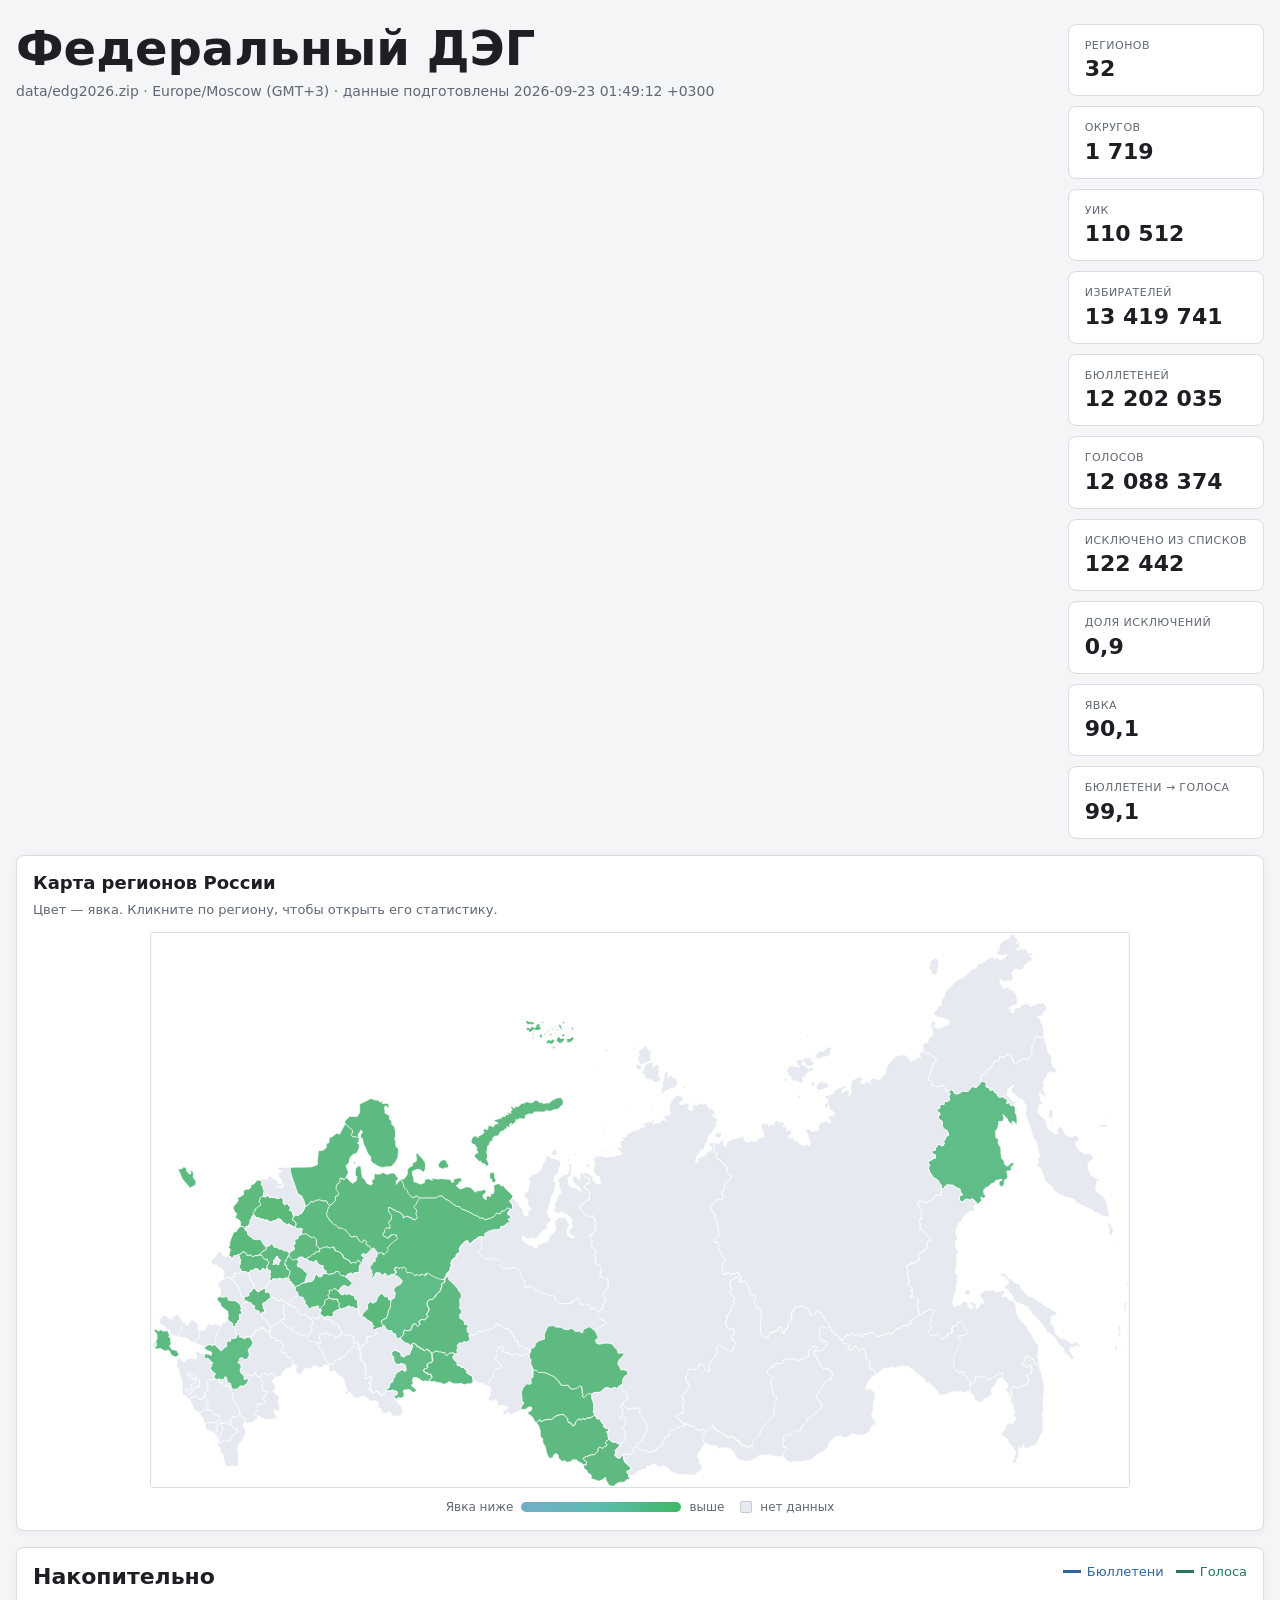
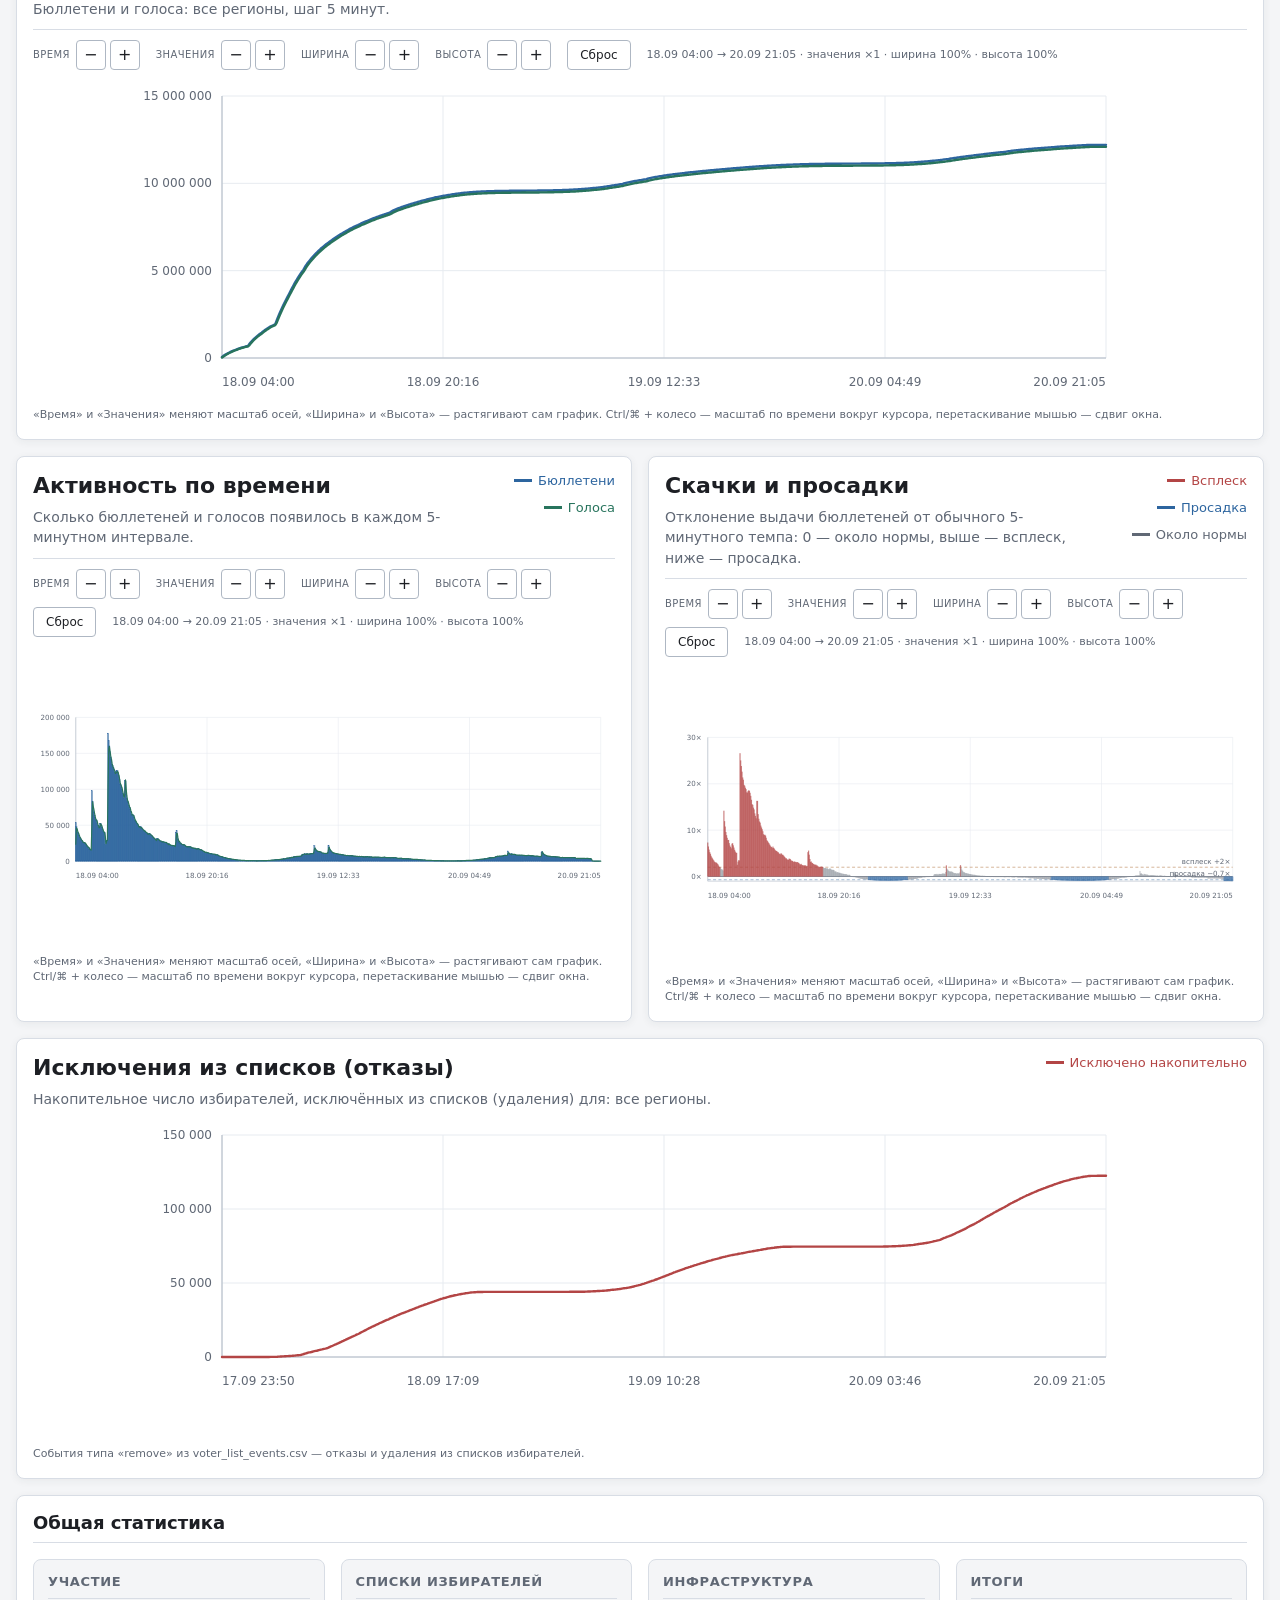
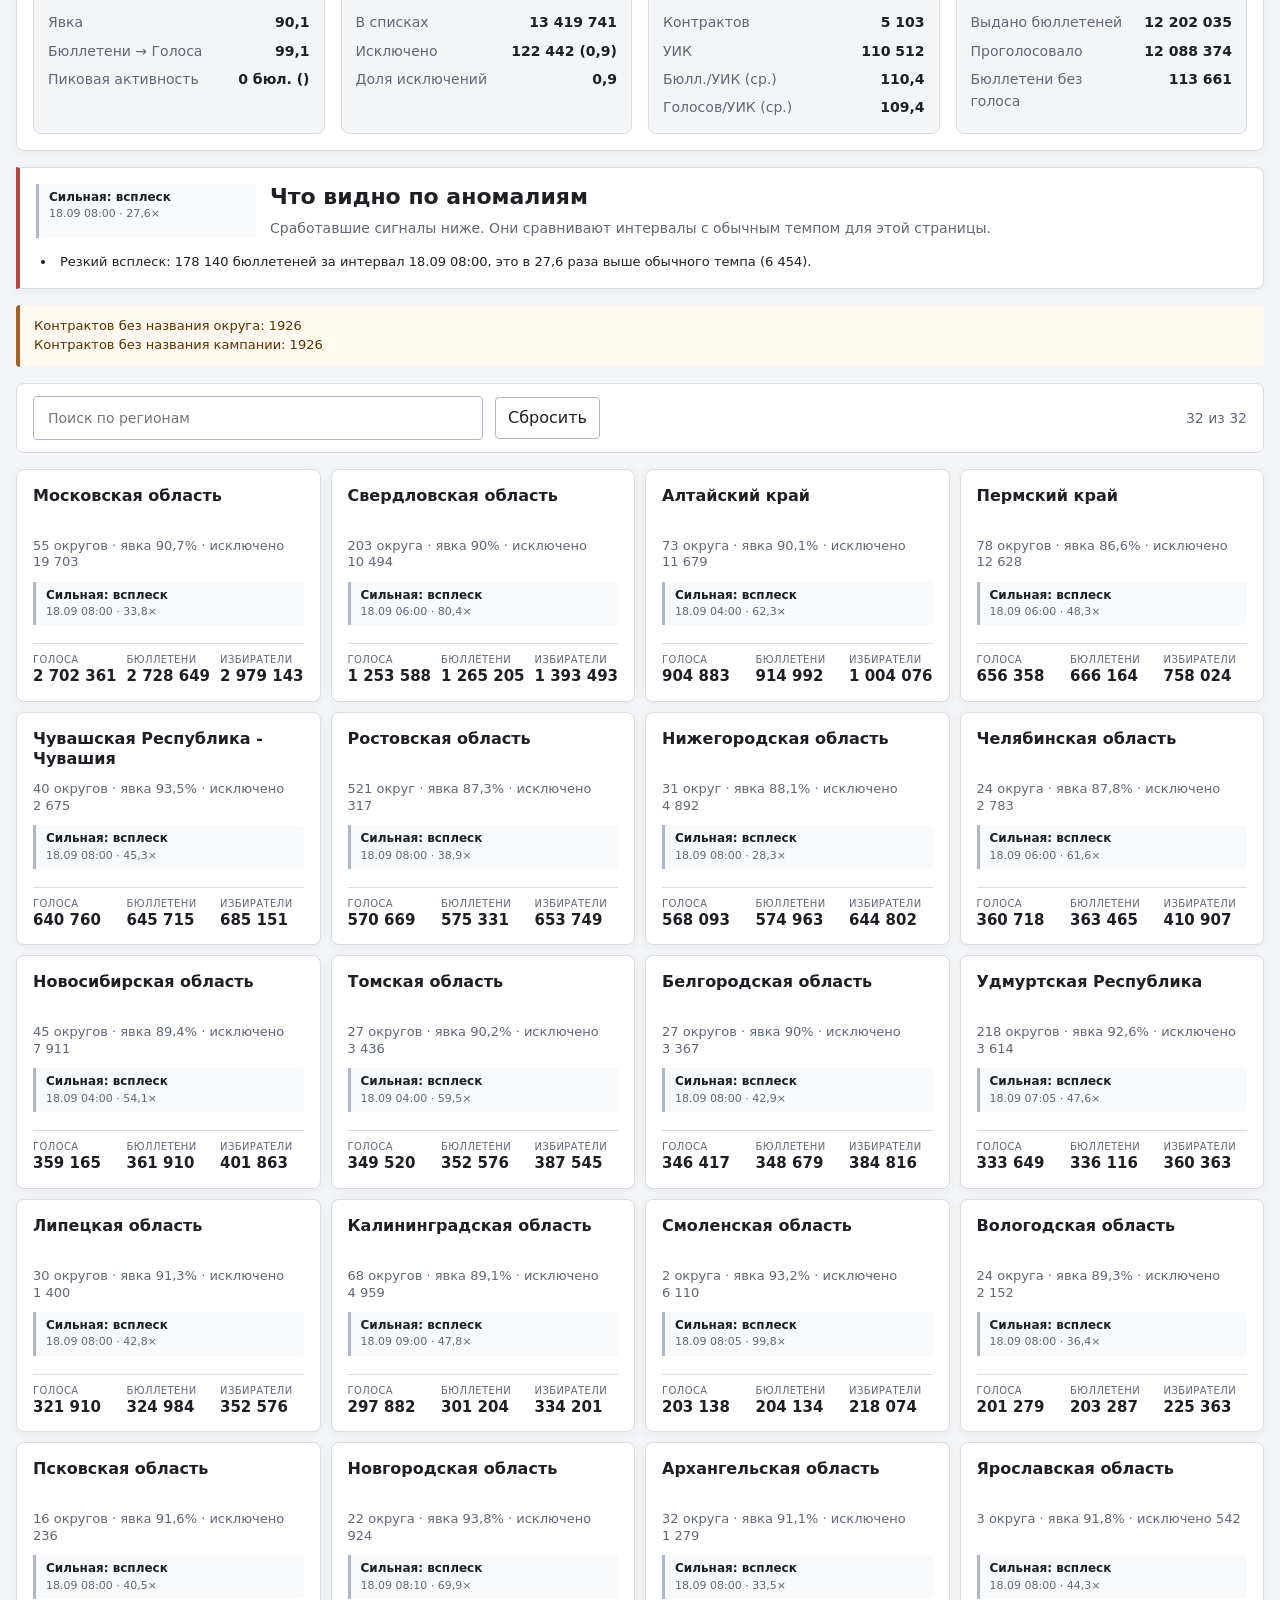
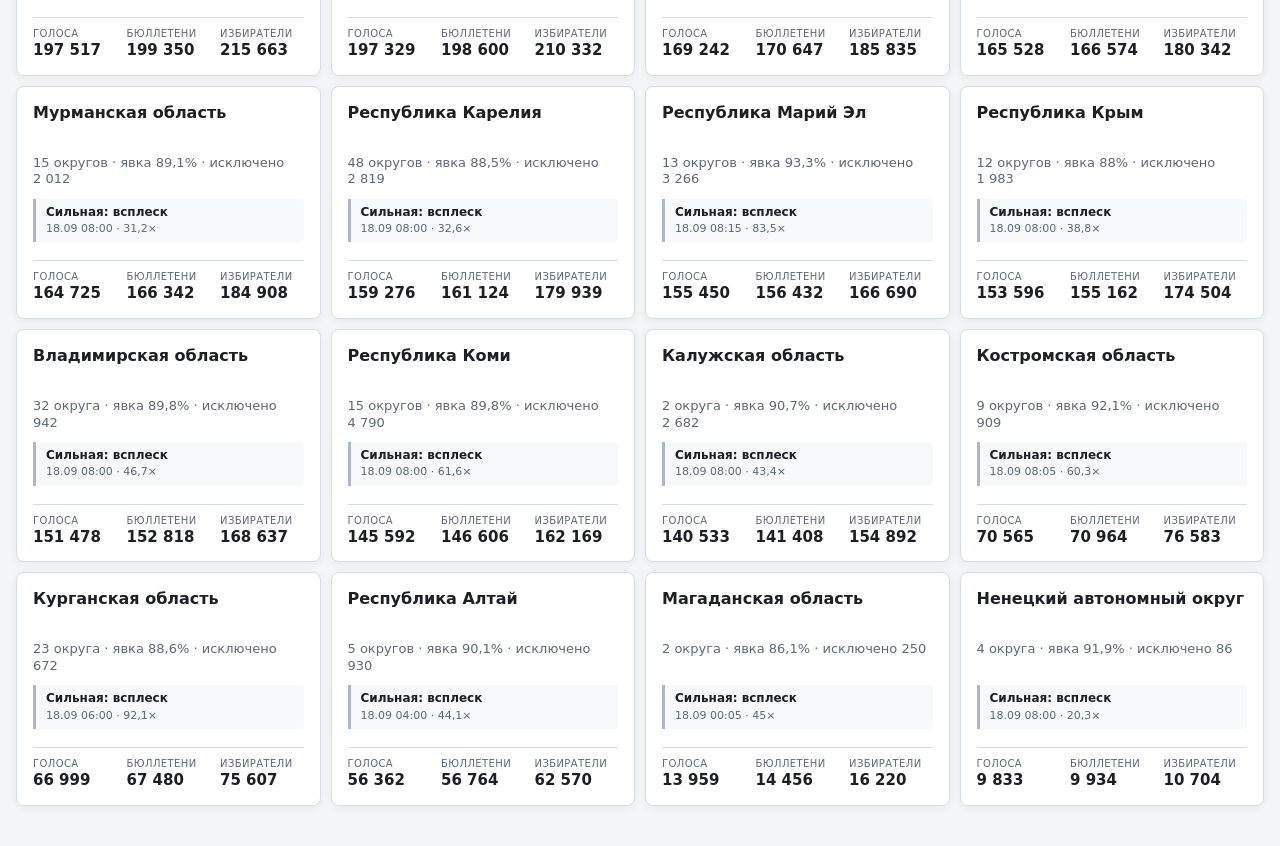
<file: site/index.html>
<!doctype html>
<html lang="ru">
  <head>
    <meta charset="utf-8" />
    <meta name="viewport" content="width=device-width, initial-scale=1" />
    <title>Федеральный ДЭГ: графики</title>
    <link rel="stylesheet" href="styles.css" />
  </head>
  <body>
    <main class="shell">
      <div id="app" class="app" aria-live="polite">
        <p class="loading">Загружаю данные...</p>
      </div>
    </main>
    <!-- Russia map SVG will be injected here -->
    <script src="app.js"></script>
  </body>
</html>
</file>
<file: site/styles.css>
:root {
  color-scheme: light;
  --bg: #f4f5f7;
  --panel: #ffffff;
  --text: #1d1f24;
  --muted: #606875;
  --line: #d8dde5;
  --line-strong: #aeb7c3;
  --blue: #2d659f;
  --green: #28745d;
  --indigo: #4d5f9d;
  --amber: #a85f1f;
  --red: #b34545;
  --shadow: 0 8px 22px rgba(35, 43, 55, 0.08);
  --shadow-sm: 0 2px 8px rgba(35, 43, 55, 0.06);
  --shadow-lg: 0 12px 32px rgba(35, 43, 55, 0.1);
  --radius: 8px;
  --radius-sm: 4px;
  --map-region-fill: #e8eef5;
  --map-region-stroke: #aeb7c3;
  --map-region-hover: #2d659f;
  --map-region-has-data: #d0e0f0;
  --map-region-selected: #28745d;
}

* {
  box-sizing: border-box;
}

body {
  margin: 0;
  background: var(--bg);
  color: var(--text);
  font-family:
    Inter, "Segoe UI", system-ui, -apple-system, BlinkMacSystemFont, "Helvetica Neue", Arial, sans-serif;
}

button,
input {
  font: inherit;
}

.shell {
  width: min(1440px, calc(100% - 32px));
  margin: 0 auto;
  padding: 24px 0 40px;
}

.app {
  display: grid;
  gap: 16px;
}

.topline {
  display: grid;
  grid-template-columns: minmax(0, 1fr) auto;
  gap: 16px;
  align-items: start;
}

.title-block {
  min-width: 0;
}

h1,
h2,
h3,
p {
  margin: 0;
}

h1 {
  font-size: clamp(28px, 4vw, 48px);
  line-height: 1.02;
  font-weight: 760;
  letter-spacing: 0;
}

h2 {
  font-size: 22px;
  line-height: 1.2;
  font-weight: 720;
  letter-spacing: 0;
}

h3 {
  font-size: 16px;
  line-height: 1.25;
  font-weight: 720;
  letter-spacing: 0;
}

.meta {
  color: var(--muted);
  font-size: 14px;
  line-height: 1.45;
  margin-top: 8px;
}

.breadcrumbs {
  display: flex;
  flex-wrap: wrap;
  gap: 8px;
  align-items: center;
  color: var(--muted);
  font-size: 14px;
}

.breadcrumbs a,
.link-button {
  color: var(--blue);
  text-decoration: none;
}

.breadcrumbs a:hover,
.link-button:hover {
  text-decoration: underline;
}

.panel {
  background: var(--panel);
  border: 1px solid var(--line);
  border-radius: 4px;
  box-shadow: var(--shadow);
}

.summary-grid {
  display: grid;
  grid-template-columns: repeat(5, minmax(130px, 1fr));
  gap: 8px;
}

.summary-card {
  min-width: 0;
  padding: 12px 14px;
  border: 1px solid var(--line);
  background: var(--panel);
  border-radius: 4px;
}

.summary-card span {
  display: block;
  color: var(--muted);
  font-size: 12px;
  line-height: 1.3;
}

.summary-card strong {
  display: block;
  margin-top: 3px;
  font-size: 20px;
  line-height: 1.1;
  font-variant-numeric: tabular-nums;
}

.chart-panel {
  padding: 16px;
}

.charts-layout {
  display: grid;
  grid-template-columns: repeat(2, minmax(0, 1fr));
  gap: 16px;
}

.chart-panel-wide {
  grid-column: 1 / -1;
}

.chart-panel-compact {
  min-width: 0;
}

.chart-head {
  display: flex;
  justify-content: space-between;
  gap: 16px;
  align-items: start;
  margin-bottom: 8px;
}

.legend {
  display: flex;
  flex-wrap: wrap;
  gap: 12px;
  justify-content: flex-end;
  color: var(--muted);
  font-size: 13px;
}

.legend-item {
  display: inline-flex;
  gap: 6px;
  align-items: center;
}

.legend-swatch {
  width: 18px;
  height: 3px;
  background: currentColor;
}

.chart-wrap {
  position: relative;
  width: 100%;
  min-height: 320px;
}

.chart-wrap-compact {
  min-height: 300px;
}

.chart-controls {
  display: flex;
  flex-wrap: wrap;
  gap: 8px 16px;
  align-items: center;
  margin-bottom: 10px;
  padding-top: 10px;
  border-top: 1px solid var(--line);
}

.control-group {
  display: inline-flex;
  gap: 4px;
  align-items: center;
}

.control-label {
  margin-right: 2px;
  color: var(--muted);
  font-size: 11px;
  line-height: 1.2;
  letter-spacing: 0.04em;
  text-transform: uppercase;
}

.icon-button {
  display: inline-flex;
  align-items: center;
  justify-content: center;
  width: 28px;
  height: 28px;
  padding: 0;
  border: 1px solid var(--line-strong);
  border-radius: 4px;
  background: #fff;
  color: var(--text);
  font-size: 15px;
  line-height: 1;
  cursor: pointer;
}

.icon-button:hover:not(:disabled) {
  border-color: var(--blue);
  color: var(--blue);
}

.icon-button:focus-visible {
  border-color: var(--blue);
  outline: 2px solid rgba(45, 101, 159, 0.18);
}

.icon-button:disabled {
  border-color: var(--line);
  color: var(--line-strong);
  cursor: default;
}

.chart-reset {
  min-height: 28px;
  padding: 0 10px;
  font-size: 13px;
}

.chart-status {
  color: var(--muted);
  font-size: 12px;
  font-variant-numeric: tabular-nums;
  line-height: 1.3;
}

.chart-hint {
  margin-top: 8px;
  color: var(--muted);
  font-size: 12px;
  line-height: 1.35;
}

.chart-scroller {
  position: relative;
  overflow-x: auto;
  overflow-y: hidden;
}

.chart-wrap.is-dragging,
.chart-wrap.is-dragging .chart-hitbox {
  cursor: grabbing;
}

.chart {
  display: block;
  width: 100%;
  height: 320px;
  overflow: visible;
}

.chart-compact {
  height: 300px;
}

.axis-label,
.tick-label {
  fill: var(--muted);
  font-size: 12px;
}

.grid-line {
  stroke: #e7ebf0;
  stroke-width: 1;
}

.axis-line {
  stroke: var(--line-strong);
  stroke-width: 1;
}

.chart-hitbox {
  cursor: grab;
  touch-action: none;
}

.series-ballots {
  fill: none;
  stroke: var(--blue);
  stroke-linecap: round;
  stroke-linejoin: round;
  stroke-width: 2.4;
}

.series-votes {
  fill: none;
  stroke: var(--green);
  stroke-linecap: round;
  stroke-linejoin: round;
  stroke-width: 2.4;
}

.series-activity-votes {
  stroke-width: 2;
}

.bar-ballots {
  fill: rgba(45, 101, 159, 0.7);
  stroke: var(--blue);
  stroke-width: 0.5;
}

.zero-line {
  stroke: #596170;
  stroke-width: 1;
}

.deviation-bar {
  opacity: 0.82;
}

.bar-normal {
  fill: rgba(96, 104, 117, 0.42);
}

.bar-spike {
  fill: rgba(179, 69, 69, 0.82);
}

.bar-drop {
  fill: rgba(45, 101, 159, 0.72);
}

.threshold-line {
  stroke: var(--amber);
  stroke-dasharray: 5 4;
  stroke-width: 1;
  opacity: 0.75;
}

.threshold-drop {
  stroke: var(--blue);
}

.threshold-label {
  fill: var(--muted);
}

.hover-line {
  stroke: var(--amber);
  stroke-width: 1;
  stroke-dasharray: 4 4;
  opacity: 0;
}

.tooltip {
  position: absolute;
  z-index: 2;
  display: none;
  min-width: 170px;
  padding: 8px 10px;
  border: 1px solid var(--line-strong);
  border-radius: 4px;
  background: #fff;
  box-shadow: var(--shadow);
  color: var(--text);
  font-size: 13px;
  line-height: 1.35;
  pointer-events: none;
}

.toolbar {
  display: grid;
  grid-template-columns: minmax(220px, 420px) auto minmax(0, 1fr);
  gap: 10px;
  align-items: center;
}

.search {
  width: 100%;
  min-height: 42px;
  padding: 0 12px;
  border: 1px solid var(--line-strong);
  border-radius: 4px;
  background: var(--panel);
  color: var(--text);
}

.search:focus {
  border-color: var(--blue);
  outline: 2px solid rgba(45, 101, 159, 0.18);
}

.plain-button {
  min-height: 42px;
  padding: 0 12px;
  border: 1px solid var(--line-strong);
  border-radius: 4px;
  background: #fff;
  color: var(--text);
  cursor: pointer;
}

.plain-button:hover {
  border-color: var(--blue);
  color: var(--blue);
}

.count-note {
  justify-self: end;
  color: var(--muted);
  font-size: 14px;
}

.cards-grid {
  display: grid;
  grid-template-columns: repeat(auto-fill, minmax(260px, 1fr));
  gap: 10px;
}

.entity-card {
  display: grid;
  gap: 9px;
  min-height: 166px;
  padding: 14px;
  border: 1px solid var(--line);
  border-radius: 4px;
  background: var(--panel);
  color: var(--text);
  text-align: left;
  box-shadow: none;
  cursor: pointer;
}

.entity-card:hover,
.entity-card:focus-visible {
  border-color: var(--blue);
  box-shadow: 0 0 0 2px rgba(45, 101, 159, 0.12);
  outline: none;
}

.entity-card.is-active {
  border-color: var(--green);
  box-shadow: 0 0 0 2px rgba(40, 116, 93, 0.14);
}

.card-title {
  display: -webkit-box;
  min-height: 42px;
  max-height: 61px;
  overflow-wrap: anywhere;
  overflow: hidden;
  font-size: 16px;
  line-height: 1.25;
  font-weight: 720;
  -webkit-box-orient: vertical;
  -webkit-line-clamp: 3;
  line-clamp: 3;
}

.card-meta {
  display: -webkit-box;
  min-height: 34px;
  max-height: 51px;
  color: var(--muted);
  font-size: 13px;
  line-height: 1.3;
  overflow: hidden;
  overflow-wrap: anywhere;
  -webkit-box-orient: vertical;
  -webkit-line-clamp: 3;
  line-clamp: 3;
}

.anomaly-mark {
  display: grid;
  gap: 3px;
  padding: 7px 9px;
  border-left: 3px solid var(--line-strong);
  background: #f7f9fb;
  color: var(--text);
  font-size: 12px;
  line-height: 1.25;
}

.anomaly-label {
  font-weight: 720;
}

.anomaly-reason {
  color: var(--muted);
  overflow-wrap: anywhere;
}

.anomaly-none {
  border-left-color: var(--green);
  background: #f1f8f5;
}

.anomaly-medium {
  border-left-color: var(--amber);
  background: #fff8ea;
}

.anomaly-high {
  border-left-color: var(--red);
  background: #fff1f1;
}

.mini-stats {
  display: grid;
  grid-template-columns: repeat(3, minmax(0, 1fr));
  gap: 8px;
  margin: 0;
}

.mini-stats div {
  min-width: 0;
}

.mini-stats dt {
  color: var(--muted);
  font-size: 11px;
  line-height: 1.2;
}

.mini-stats dd {
  margin: 2px 0 0;
  font-size: 15px;
  line-height: 1.1;
  font-variant-numeric: tabular-nums;
  overflow-wrap: anywhere;
}

.notice {
  padding: 12px 14px;
  border-left: 4px solid var(--amber);
  background: #fff9ef;
  color: #573100;
  border-radius: 4px;
  font-size: 14px;
  line-height: 1.4;
}

.anomaly-summary {
  padding: 14px;
  border-left: 4px solid var(--line-strong);
}

.anomaly-summary-none {
  border-left-color: var(--green);
}

.anomaly-summary-medium {
  border-left-color: var(--amber);
}

.anomaly-summary-high {
  border-left-color: var(--red);
}

.anomaly-summary-head {
  display: grid;
  grid-template-columns: minmax(160px, 220px) minmax(0, 1fr);
  gap: 14px;
  align-items: start;
}

.anomaly-summary .anomaly-mark {
  min-height: 100%;
}

.anomaly-list {
  display: grid;
  gap: 6px;
  margin: 12px 0 0;
  padding-left: 18px;
  color: var(--text);
  font-size: 14px;
  line-height: 1.45;
}

.empty {
  padding: 24px;
  border: 1px dashed var(--line-strong);
  border-radius: 4px;
  background: var(--panel);
  color: var(--muted);
  text-align: center;
}

.loading {
  padding: 24px;
  background: var(--panel);
  border: 1px solid var(--line);
  border-radius: 4px;
}

/* Map styles */
.map-panel {
  padding: 16px;
  overflow: hidden;
}

.map-header {
  margin-bottom: 12px;
}

.map-header h2 {
  font-size: 18px;
  font-weight: 700;
  margin-bottom: 4px;
}

.map-header .meta {
  font-size: 13px;
}

.map-container {
  width: 100%;
  max-width: 980px;
  margin: 0 auto;
  aspect-ratio: 808.9 / 458.9;
  border: 1px solid var(--line);
  border-radius: var(--radius-sm);
  background: var(--panel);
  overflow: hidden;
  position: relative;
}

.russia-map {
  width: 100%;
  height: 100%;
  display: block;
}

.russia-map path {
  transition: fill 0.15s ease, stroke-width 0.15s ease;
}

.russia-map [data-region-id] path:hover,
.russia-map path[data-region-id]:hover {
  stroke-width: 1.4;
  stroke: var(--red);
}

.map-legend-bar {
  display: flex;
  flex-wrap: wrap;
  align-items: center;
  justify-content: center;
  gap: 8px;
  margin-top: 12px;
  font-size: 12px;
  color: var(--muted);
}

.map-legend-gradient {
  width: 160px;
  height: 10px;
  border-radius: 5px;
  background: linear-gradient(to right, hsl(200 45% 62%), hsl(170 42% 55%), hsl(140 50% 48%));
}

.map-legend-swatch {
  width: 12px;
  height: 12px;
  border-radius: 2px;
  background: #e6eaf0;
  border: 1px solid #c3ccd6;
  margin-left: 8px;
}

.series-removed {
  fill: none;
  stroke: var(--red);
  stroke-linecap: round;
  stroke-linejoin: round;
  stroke-width: 2.4;
}

/* Detailed stats panel */
.detailed-stats {
  padding: 16px;
}

.detailed-stats h2 {
  font-size: 18px;
  font-weight: 700;
  margin-bottom: 16px;
  padding-bottom: 8px;
  border-bottom: 1px solid var(--line);
}

.stats-grid {
  display: grid;
  grid-template-columns: repeat(auto-fit, minmax(220px, 1fr));
  gap: 16px;
}

.stat-group {
  background: var(--bg);
  border: 1px solid var(--line);
  border-radius: var(--radius);
  padding: 14px;
}

.stat-group h3 {
  font-size: 13px;
  font-weight: 600;
  color: var(--muted);
  text-transform: uppercase;
  letter-spacing: 0.05em;
  margin: 0 0 12px;
  padding-bottom: 8px;
  border-bottom: 1px solid var(--line);
}

.stat-group dl {
  display: grid;
  grid-template-columns: auto 1fr;
  gap: 6px 12px;
  margin: 0;
  font-size: 14px;
  line-height: 1.6;
}

.stat-group dt {
  color: var(--muted);
  font-weight: 400;
}

.stat-group dd {
  margin: 0;
  font-weight: 600;
  font-variant-numeric: tabular-nums;
  text-align: right;
}

/* Improved summary grid */
.summary-grid {
  display: grid;
  grid-template-columns: repeat(auto-fit, minmax(140px, 1fr));
  gap: 10px;
}

.summary-card {
  min-width: 0;
  padding: 14px 16px;
  border: 1px solid var(--line);
  background: var(--panel);
  border-radius: var(--radius);
  transition: border-color 0.2s, box-shadow 0.2s;
}

.summary-card:hover {
  border-color: var(--blue);
  box-shadow: var(--shadow-sm);
}

.summary-card span {
  display: block;
  color: var(--muted);
  font-size: 11px;
  line-height: 1.3;
  text-transform: uppercase;
  letter-spacing: 0.04em;
}

.summary-card strong {
  display: block;
  margin-top: 4px;
  font-size: 22px;
  line-height: 1.1;
  font-variant-numeric: tabular-nums;
  font-weight: 700;
}

/* Improved panel styles */
.panel {
  background: var(--panel);
  border: 1px solid var(--line);
  border-radius: var(--radius);
  box-shadow: var(--shadow-sm);
}

/* Improved charts layout */
.charts-layout {
  display: grid;
  grid-template-columns: repeat(2, minmax(0, 1fr));
  gap: 16px;
}

/* Improved entity cards */
.entity-card {
  display: grid;
  gap: 10px;
  min-height: 180px;
  padding: 16px;
  border: 1px solid var(--line);
  border-radius: var(--radius);
  background: var(--panel);
  color: var(--text);
  text-align: left;
  box-shadow: var(--shadow-sm);
  cursor: pointer;
  transition: border-color 0.2s, box-shadow 0.2s, transform 0.15s;
}

.entity-card:hover,
.entity-card:focus-visible {
  border-color: var(--blue);
  box-shadow: var(--shadow);
  transform: translateY(-2px);
  outline: none;
}

.entity-card.is-active {
  border-color: var(--green);
  box-shadow: 0 0 0 2px rgba(40, 116, 93, 0.14);
}

/* Improved toolbar */
.toolbar {
  display: grid;
  grid-template-columns: minmax(240px, 450px) auto minmax(0, 1fr);
  gap: 12px;
  align-items: center;
  padding: 12px 16px;
  background: var(--panel);
  border: 1px solid var(--line);
  border-radius: var(--radius);
}

.search {
  width: 100%;
  min-height: 44px;
  padding: 0 14px;
  border: 1px solid var(--line-strong);
  border-radius: var(--radius-sm);
  background: var(--panel);
  color: var(--text);
  font-size: 14px;
  transition: border-color 0.2s, box-shadow 0.2s;
}

.search:focus {
  border-color: var(--blue);
  outline: 2px solid rgba(45, 101, 159, 0.18);
}

/* Anomaly mark improvements */
.anomaly-mark {
  display: inline-flex;
  flex-direction: column;
  gap: 2px;
  padding: 6px 10px;
  border-left: 3px solid var(--line-strong);
  background: #f7f9fb;
  color: var(--text);
  font-size: 11px;
  line-height: 1.3;
  border-radius: 0 var(--radius-sm) var(--radius-sm) 0;
}

.anomaly-label {
  font-weight: 700;
  font-size: 12px;
}

.anomaly-reason {
  color: var(--muted);
  overflow-wrap: anywhere;
}

/* Mini stats improvements */
.mini-stats {
  display: grid;
  grid-template-columns: repeat(3, minmax(0, 1fr));
  gap: 10px;
  margin: 8px 0 0;
  padding-top: 10px;
  border-top: 1px solid var(--line);
}

.mini-stats dt {
  color: var(--muted);
  font-size: 10px;
  line-height: 1.2;
  text-transform: uppercase;
  letter-spacing: 0.04em;
}

.mini-stats dd {
  margin: 2px 0 0;
  font-size: 15px;
  line-height: 1.1;
  font-variant-numeric: tabular-nums;
  font-weight: 600;
  overflow-wrap: anywhere;
}

/* Chart panel improvements */
.chart-panel {
  padding: 16px;
}

.chart-head {
  display: flex;
  justify-content: space-between;
  gap: 16px;
  align-items: start;
  margin-bottom: 10px;
}

.chart-controls {
  display: flex;
  flex-wrap: wrap;
  gap: 8px 16px;
  align-items: center;
  margin-bottom: 10px;
  padding-top: 10px;
  border-top: 1px solid var(--line);
}

.control-group {
  display: inline-flex;
  gap: 4px;
  align-items: center;
}

.control-label {
  margin-right: 2px;
  color: var(--muted);
  font-size: 10px;
  line-height: 1.2;
  letter-spacing: 0.04em;
  text-transform: uppercase;
}

.icon-button {
  display: inline-flex;
  align-items: center;
  justify-content: center;
  width: 30px;
  height: 30px;
  padding: 0;
  border: 1px solid var(--line-strong);
  border-radius: var(--radius-sm);
  background: #fff;
  color: var(--text);
  font-size: 16px;
  line-height: 1;
  cursor: pointer;
  transition: border-color 0.2s, color 0.2s, background 0.2s;
}

.icon-button:hover:not(:disabled) {
  border-color: var(--blue);
  color: var(--blue);
  background: rgba(45, 101, 159, 0.05);
}

.icon-button:focus-visible {
  border-color: var(--blue);
  outline: 2px solid rgba(45, 101, 159, 0.18);
}

.icon-button:disabled {
  border-color: var(--line);
  color: var(--line-strong);
  cursor: default;
  background: #fff;
}

.chart-reset {
  min-height: 30px;
  padding: 0 12px;
  font-size: 12px;
  font-weight: 500;
}

.chart-status {
  color: var(--muted);
  font-size: 11px;
  font-variant-numeric: tabular-nums;
  line-height: 1.3;
}

.chart-hint {
  margin-top: 8px;
  color: var(--muted);
  font-size: 11px;
  line-height: 1.35;
}

/* Notice */
.notice {
  padding: 12px 14px;
  border-left: 4px solid var(--amber);
  background: #fff9ef;
  color: #573100;
  border-radius: var(--radius-sm);
  font-size: 13px;
  line-height: 1.45;
}

/* Anomaly summary */
.anomaly-summary {
  padding: 16px;
  border-left: 4px solid var(--line-strong);
  border-radius: 0 var(--radius) var(--radius) 0;
}

.anomaly-summary-none {
  border-left-color: var(--green);
}

.anomaly-summary-medium {
  border-left-color: var(--amber);
}

.anomaly-summary-high {
  border-left-color: var(--red);
}

.anomaly-summary-head {
  display: grid;
  grid-template-columns: minmax(160px, 220px) minmax(0, 1fr);
  gap: 14px;
  align-items: start;
}

.anomaly-summary .anomaly-mark {
  min-height: 100%;
}

.anomaly-list {
  display: grid;
  gap: 8px;
  margin: 14px 0 0;
  padding-left: 20px;
  color: var(--text);
  font-size: 13px;
  line-height: 1.5;
}

.anomaly-list li {
  padding-left: 4px;
}

/* Empty state */
.empty {
  padding: 32px;
  border: 1px dashed var(--line-strong);
  border-radius: var(--radius);
  background: var(--panel);
  color: var(--muted);
  text-align: center;
}

/* Responsive */
@media (max-width: 980px) {
  .topline {
    grid-template-columns: 1fr;
  }

  .summary-grid {
    grid-template-columns: repeat(2, minmax(0, 1fr));
  }

  .toolbar {
    grid-template-columns: 1fr auto;
  }

  .count-note {
    grid-column: 1 / -1;
    justify-self: start;
  }

  .charts-layout {
    grid-template-columns: 1fr;
  }
  
  .stats-grid {
    grid-template-columns: 1fr;
  }
}

@media (max-width: 640px) {
  .shell {
    width: min(100% - 16px, 1440px);
    padding-top: 14px;
  }

  .summary-grid {
    grid-template-columns: 1fr;
  }

  .chart-panel {
    padding: 12px;
  }

  .chart-controls {
    gap: 6px 10px;
  }

  .chart-head,
  .legend {
    display: grid;
    justify-content: start;
  }

  .chart-wrap,
  .chart {
    min-height: 280px;
    height: 280px;
  }

  .anomaly-summary-head {
    grid-template-columns: 1fr;
  }

  .cards-grid {
    grid-template-columns: 1fr;
  }
  
  .entity-card {
    min-height: auto;
  }
  
  .mini-stats {
    grid-template-columns: 1fr 1fr 1fr;
  }
  
  .toolbar {
    grid-template-columns: 1fr;
    gap: 8px;
  }
  
  .search {
    width: 100%;
  }
  
  .count-note {
    justify-self: start;
  }
}
</file>
